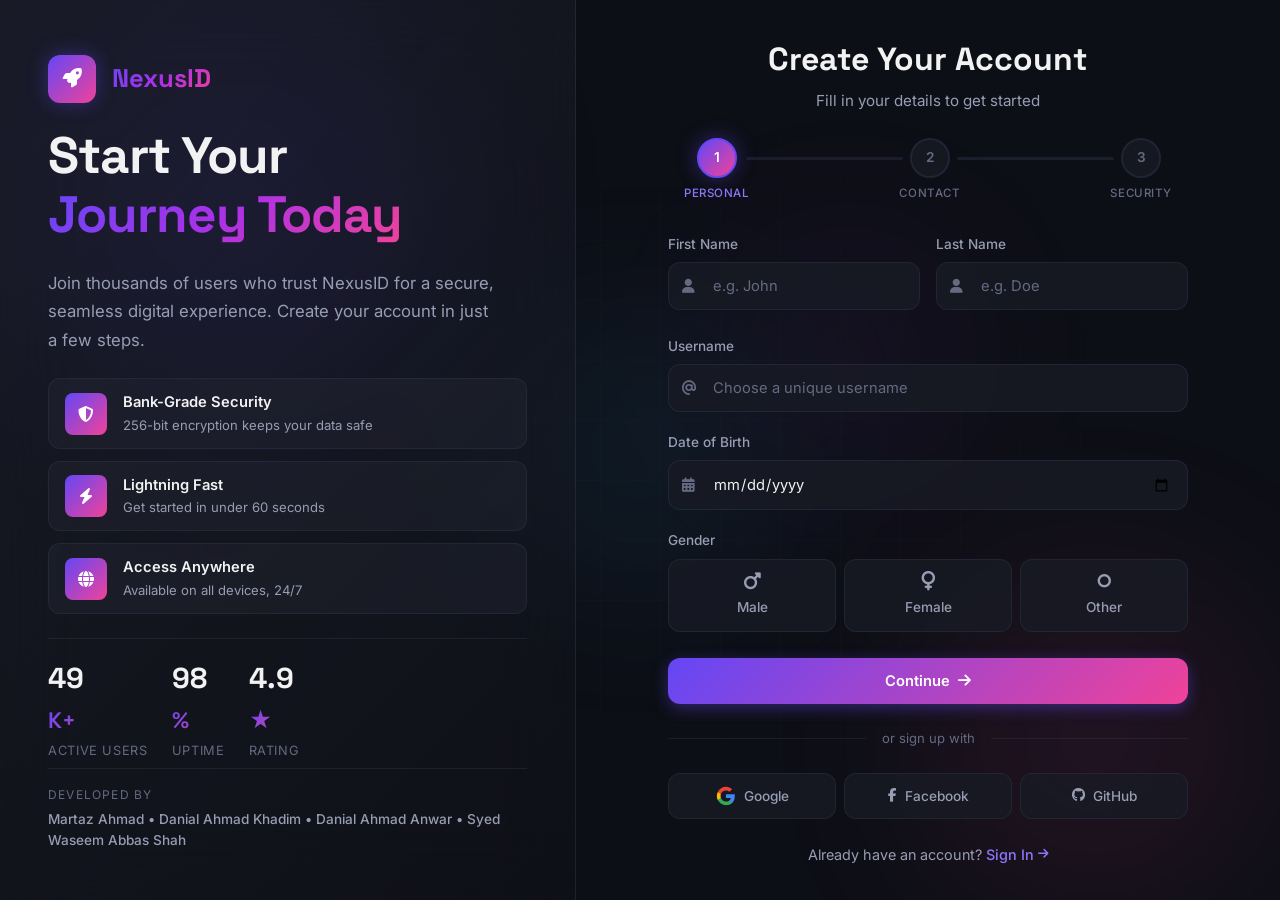
<file: index.html>
<!DOCTYPE html>
<html lang="en">
<head>
    <meta charset="UTF-8">
    <meta name="viewport" content="width=device-width, initial-scale=1.0">
    <meta name="description" content="Create your account — Join us today and get started with a seamless experience.">
    <title>Create Your Account | Sign Up</title>
    <link rel="preconnect" href="https://fonts.googleapis.com">
    <link rel="preconnect" href="https://fonts.gstatic.com" crossorigin>
    <link href="https://fonts.googleapis.com/css2?family=Inter:wght@300;400;500;600;700;800&family=Space+Grotesk:wght@400;500;600;700&display=swap" rel="stylesheet">
    <link rel="stylesheet" href="https://cdnjs.cloudflare.com/ajax/libs/font-awesome/6.5.1/css/all.min.css">
    <link rel="stylesheet" href="styles.css">
</head>
<body>
    <!-- Animated Background -->
    <div class="bg-animation">
        <div class="bg-gradient-orb orb-1"></div>
        <div class="bg-gradient-orb orb-2"></div>
        <div class="bg-gradient-orb orb-3"></div>
        <div class="bg-gradient-orb orb-4"></div>
        <div class="grid-overlay"></div>
    </div>

    <!-- Floating Particles -->
    <div class="particles" id="particles"></div>

    <div class="page-wrapper">
        <!-- Left Panel — Branding -->
        <aside class="brand-panel">
            <div class="brand-content">
                <div class="brand-logo">
                    <div class="logo-icon">
                        <i class="fas fa-rocket"></i>
                    </div>
                    <span class="logo-text">NexusID</span>
                </div>
                <h1 class="brand-headline">Start Your<br><span class="gradient-text">Journey Today</span></h1>
                <p class="brand-description">Join thousands of users who trust NexusID for a secure, seamless digital experience. Create your account in just a few steps.</p>
                
                <div class="features-list">
                    <div class="feature-item" style="--delay: 0.1s">
                        <div class="feature-icon"><i class="fas fa-shield-halved"></i></div>
                        <div class="feature-text">
                            <strong>Bank-Grade Security</strong>
                            <span>256-bit encryption keeps your data safe</span>
                        </div>
                    </div>
                    <div class="feature-item" style="--delay: 0.2s">
                        <div class="feature-icon"><i class="fas fa-bolt"></i></div>
                        <div class="feature-text">
                            <strong>Lightning Fast</strong>
                            <span>Get started in under 60 seconds</span>
                        </div>
                    </div>
                    <div class="feature-item" style="--delay: 0.3s">
                        <div class="feature-icon"><i class="fas fa-globe"></i></div>
                        <div class="feature-text">
                            <strong>Access Anywhere</strong>
                            <span>Available on all devices, 24/7</span>
                        </div>
                    </div>
                </div>

                <div class="brand-stats">
                    <div class="stat-item">
                        <span class="stat-number" data-target="50">0</span><span class="stat-suffix">K+</span>
                        <span class="stat-label">Active Users</span>
                    </div>
                    <div class="stat-item">
                        <span class="stat-number" data-target="99">0</span><span class="stat-suffix">%</span>
                        <span class="stat-label">Uptime</span>
                    </div>
                    <div class="stat-item">
                        <span class="stat-number" data-target="4.9">0</span><span class="stat-suffix">★</span>
                        <span class="stat-label">Rating</span>
                    </div>
                </div>
            </div>

            <div class="brand-footer">
                <p class="team-credit">
                    <span class="team-label">Developed by</span>
                    <span class="team-members">Martaz Ahmad &bull; Danial Ahmad Khadim &bull; Danial Ahmad Anwar &bull; Syed Waseem Abbas Shah</span>
                </p>
            </div>
        </aside>

        <!-- Right Panel — Sign Up Form -->
        <main class="form-panel">
            <div class="form-container">
                <div class="form-header">
                    <div class="mobile-logo">
                        <div class="logo-icon"><i class="fas fa-rocket"></i></div>
                        <span class="logo-text">NexusID</span>
                    </div>
                    <h2 class="form-title">Create Your Account</h2>
                    <p class="form-subtitle">Fill in your details to get started</p>
                </div>

                <!-- Progress Steps -->
                <div class="progress-bar" id="progressBar">
                    <div class="progress-step active" data-step="1">
                        <div class="step-circle"><span>1</span></div>
                        <span class="step-label">Personal</span>
                    </div>
                    <div class="progress-line"><div class="progress-fill" id="progressFill1"></div></div>
                    <div class="progress-step" data-step="2">
                        <div class="step-circle"><span>2</span></div>
                        <span class="step-label">Contact</span>
                    </div>
                    <div class="progress-line"><div class="progress-fill" id="progressFill2"></div></div>
                    <div class="progress-step" data-step="3">
                        <div class="step-circle"><span>3</span></div>
                        <span class="step-label">Security</span>
                    </div>
                </div>

                <form id="signupForm" novalidate>
                    <!-- Step 1: Personal Info -->
                    <div class="form-step active" id="step1">
                        <div class="input-row">
                            <div class="input-group" id="group-firstName">
                                <label for="firstName">First Name</label>
                                <div class="input-wrapper">
                                    <i class="fas fa-user input-icon"></i>
                                    <input type="text" id="firstName" name="firstName" placeholder="e.g. John" required autocomplete="given-name">
                                    <span class="input-focus-border"></span>
                                </div>
                                <span class="error-message" id="error-firstName"></span>
                            </div>
                            <div class="input-group" id="group-lastName">
                                <label for="lastName">Last Name</label>
                                <div class="input-wrapper">
                                    <i class="fas fa-user input-icon"></i>
                                    <input type="text" id="lastName" name="lastName" placeholder="e.g. Doe" required autocomplete="family-name">
                                    <span class="input-focus-border"></span>
                                </div>
                                <span class="error-message" id="error-lastName"></span>
                            </div>
                        </div>

                        <div class="input-group" id="group-username">
                            <label for="username">Username</label>
                            <div class="input-wrapper">
                                <i class="fas fa-at input-icon"></i>
                                <input type="text" id="username" name="username" placeholder="Choose a unique username" required autocomplete="username">
                                <span class="input-focus-border"></span>
                                <span class="availability-indicator" id="usernameAvailability"></span>
                            </div>
                            <span class="error-message" id="error-username"></span>
                        </div>

                        <div class="input-group" id="group-dob">
                            <label for="dob">Date of Birth</label>
                            <div class="input-wrapper">
                                <i class="fas fa-calendar-days input-icon"></i>
                                <input type="date" id="dob" name="dob" required>
                                <span class="input-focus-border"></span>
                            </div>
                            <span class="error-message" id="error-dob"></span>
                        </div>

                        <div class="input-group" id="group-gender">
                            <label>Gender</label>
                            <div class="radio-group">
                                <label class="radio-card" for="male">
                                    <input type="radio" id="male" name="gender" value="male" required>
                                    <div class="radio-card-content">
                                        <i class="fas fa-mars"></i>
                                        <span>Male</span>
                                    </div>
                                </label>
                                <label class="radio-card" for="female">
                                    <input type="radio" id="female" name="gender" value="female">
                                    <div class="radio-card-content">
                                        <i class="fas fa-venus"></i>
                                        <span>Female</span>
                                    </div>
                                </label>
                                <label class="radio-card" for="other">
                                    <input type="radio" id="other" name="gender" value="other">
                                    <div class="radio-card-content">
                                        <i class="fas fa-genderless"></i>
                                        <span>Other</span>
                                    </div>
                                </label>
                            </div>
                            <span class="error-message" id="error-gender"></span>
                        </div>

                        <button type="button" class="btn btn-primary btn-next" onclick="nextStep(1)">
                            <span>Continue</span>
                            <i class="fas fa-arrow-right"></i>
                        </button>
                    </div>

                    <!-- Step 2: Contact Info -->
                    <div class="form-step" id="step2">
                        <div class="input-group" id="group-email">
                            <label for="email">Email Address</label>
                            <div class="input-wrapper">
                                <i class="fas fa-envelope input-icon"></i>
                                <input type="email" id="email" name="email" placeholder="you@example.com" required autocomplete="email">
                                <span class="input-focus-border"></span>
                            </div>
                            <span class="error-message" id="error-email"></span>
                        </div>

                        <div class="input-group" id="group-phone">
                            <label for="phone">Phone Number</label>
                            <div class="input-wrapper">
                                <i class="fas fa-phone input-icon"></i>
                                <input type="tel" id="phone" name="phone" placeholder="+92 300 1234567" autocomplete="tel">
                                <span class="input-focus-border"></span>
                            </div>
                            <span class="error-message" id="error-phone"></span>
                        </div>

                        <div class="input-group" id="group-country">
                            <label for="country">Country</label>
                            <div class="input-wrapper">
                                <i class="fas fa-earth-americas input-icon"></i>
                                <select id="country" name="country" required>
                                    <option value="" disabled selected>Select your country</option>
                                    <option value="PK">Pakistan</option>
                                    <option value="US">United States</option>
                                    <option value="UK">United Kingdom</option>
                                    <option value="CA">Canada</option>
                                    <option value="AU">Australia</option>
                                    <option value="IN">India</option>
                                    <option value="AE">UAE</option>
                                    <option value="SA">Saudi Arabia</option>
                                    <option value="DE">Germany</option>
                                    <option value="FR">France</option>
                                    <option value="CN">China</option>
                                    <option value="JP">Japan</option>
                                    <option value="other">Other</option>
                                </select>
                                <span class="input-focus-border"></span>
                            </div>
                            <span class="error-message" id="error-country"></span>
                        </div>

                        <div class="input-group" id="group-address">
                            <label for="address">Address <span class="optional-tag">Optional</span></label>
                            <div class="input-wrapper textarea-wrapper">
                                <i class="fas fa-location-dot input-icon"></i>
                                <textarea id="address" name="address" placeholder="Enter your full address" rows="3" autocomplete="street-address"></textarea>
                                <span class="input-focus-border"></span>
                            </div>
                        </div>

                        <div class="btn-row">
                            <button type="button" class="btn btn-secondary btn-back" onclick="prevStep(2)">
                                <i class="fas fa-arrow-left"></i>
                                <span>Back</span>
                            </button>
                            <button type="button" class="btn btn-primary btn-next" onclick="nextStep(2)">
                                <span>Continue</span>
                                <i class="fas fa-arrow-right"></i>
                            </button>
                        </div>
                    </div>

                    <!-- Step 3: Security -->
                    <div class="form-step" id="step3">
                        <div class="input-group" id="group-password">
                            <label for="password">Password</label>
                            <div class="input-wrapper">
                                <i class="fas fa-lock input-icon"></i>
                                <input type="password" id="password" name="password" placeholder="Create a strong password" required autocomplete="new-password">
                                <button type="button" class="toggle-password" onclick="togglePassword('password', this)" aria-label="Toggle password visibility">
                                    <i class="fas fa-eye"></i>
                                </button>
                                <span class="input-focus-border"></span>
                            </div>
                            <span class="error-message" id="error-password"></span>
                            <!-- Password Strength Meter -->
                            <div class="password-strength" id="passwordStrength">
                                <div class="strength-bars">
                                    <div class="strength-bar"></div>
                                    <div class="strength-bar"></div>
                                    <div class="strength-bar"></div>
                                    <div class="strength-bar"></div>
                                </div>
                                <span class="strength-text" id="strengthText">Password Strength</span>
                            </div>
                            <div class="password-requirements">
                                <div class="requirement" id="req-length"><i class="fas fa-circle"></i> At least 8 characters</div>
                                <div class="requirement" id="req-upper"><i class="fas fa-circle"></i> One uppercase letter</div>
                                <div class="requirement" id="req-lower"><i class="fas fa-circle"></i> One lowercase letter</div>
                                <div class="requirement" id="req-number"><i class="fas fa-circle"></i> One number</div>
                                <div class="requirement" id="req-special"><i class="fas fa-circle"></i> One special character</div>
                            </div>
                        </div>

                        <div class="input-group" id="group-confirmPassword">
                            <label for="confirmPassword">Confirm Password</label>
                            <div class="input-wrapper">
                                <i class="fas fa-lock input-icon"></i>
                                <input type="password" id="confirmPassword" name="confirmPassword" placeholder="Confirm your password" required autocomplete="new-password">
                                <button type="button" class="toggle-password" onclick="togglePassword('confirmPassword', this)" aria-label="Toggle password visibility">
                                    <i class="fas fa-eye"></i>
                                </button>
                                <span class="input-focus-border"></span>
                            </div>
                            <span class="error-message" id="error-confirmPassword"></span>
                        </div>

                        <div class="input-group checkbox-group" id="group-terms">
                            <label class="checkbox-label" for="terms">
                                <input type="checkbox" id="terms" name="terms" required>
                                <span class="checkbox-custom"><i class="fas fa-check"></i></span>
                                <span class="checkbox-text">I agree to the <a href="#" class="link">Terms of Service</a> and <a href="#" class="link">Privacy Policy</a></span>
                            </label>
                            <span class="error-message" id="error-terms"></span>
                        </div>

                        <div class="input-group checkbox-group">
                            <label class="checkbox-label" for="newsletter">
                                <input type="checkbox" id="newsletter" name="newsletter">
                                <span class="checkbox-custom"><i class="fas fa-check"></i></span>
                                <span class="checkbox-text">Send me updates, tips, and special offers via email</span>
                            </label>
                        </div>

                        <div class="btn-row">
                            <button type="button" class="btn btn-secondary btn-back" onclick="prevStep(3)">
                                <i class="fas fa-arrow-left"></i>
                                <span>Back</span>
                            </button>
                            <button type="submit" class="btn btn-primary btn-submit" id="submitBtn">
                                <span class="btn-text">Create Account</span>
                                <span class="btn-loader"><i class="fas fa-circle-notch fa-spin"></i></span>
                                <i class="fas fa-user-plus btn-icon"></i>
                            </button>
                        </div>
                    </div>
                </form>

                <!-- Social Sign Up -->
                <div class="social-divider" id="socialDivider">
                    <span>or sign up with</span>
                </div>
                <div class="social-buttons" id="socialButtons">
                    <button class="btn-social btn-google" id="btnGoogleSignup" type="button">
                        <svg viewBox="0 0 24 24" width="20" height="20"><path fill="#4285F4" d="M22.56 12.25c0-.78-.07-1.53-.2-2.25H12v4.26h5.92a5.06 5.06 0 0 1-2.2 3.32v2.77h3.57c2.08-1.92 3.28-4.74 3.28-8.1z"/><path fill="#34A853" d="M12 23c2.97 0 5.46-.98 7.28-2.66l-3.57-2.77c-.98.66-2.23 1.06-3.71 1.06-2.86 0-5.29-1.93-6.16-4.53H2.18v2.84C3.99 20.53 7.7 23 12 23z"/><path fill="#FBBC05" d="M5.84 14.09c-.22-.66-.35-1.36-.35-2.09s.13-1.43.35-2.09V7.07H2.18C1.43 8.55 1 10.22 1 12s.43 3.45 1.18 4.93l2.85-2.22.81-.62z"/><path fill="#EA4335" d="M12 5.38c1.62 0 3.06.56 4.21 1.64l3.15-3.15C17.45 2.09 14.97 1 12 1 7.7 1 3.99 3.47 2.18 7.07l3.66 2.84c.87-2.6 3.3-4.53 6.16-4.53z"/></svg>
                        <span>Google</span>
                    </button>
                    <button class="btn-social btn-facebook" id="btnFacebookSignup" type="button">
                        <i class="fab fa-facebook-f"></i>
                        <span>Facebook</span>
                    </button>
                    <button class="btn-social btn-github" id="btnGithubSignup" type="button">
                        <i class="fab fa-github"></i>
                        <span>GitHub</span>
                    </button>
                </div>

                <p class="form-footer" id="formFooter">
                    Already have an account? <a href="login.html" class="link">Sign In <i class="fas fa-arrow-right"></i></a>
                </p>
            </div>
        </main>
    </div>

    <!-- Success Modal -->
    <div class="modal-overlay" id="successModal">
        <div class="modal-content">
            <div class="success-animation">
                <div class="success-checkmark">
                    <svg viewBox="0 0 52 52">
                        <circle cx="26" cy="26" r="25" fill="none"/>
                        <path fill="none" d="M14.1 27.2l7.1 7.2 16.7-16.8"/>
                    </svg>
                </div>
            </div>
            <h3>Account Created!</h3>
            <p>Welcome aboard! Your account has been successfully created.</p>
            <a href="login.html" class="btn btn-primary">
                <span>Continue to Login</span>
                <i class="fas fa-arrow-right"></i>
            </a>
        </div>
    </div>

    <script src="script.js"></script>
</body>
</html>
</file>
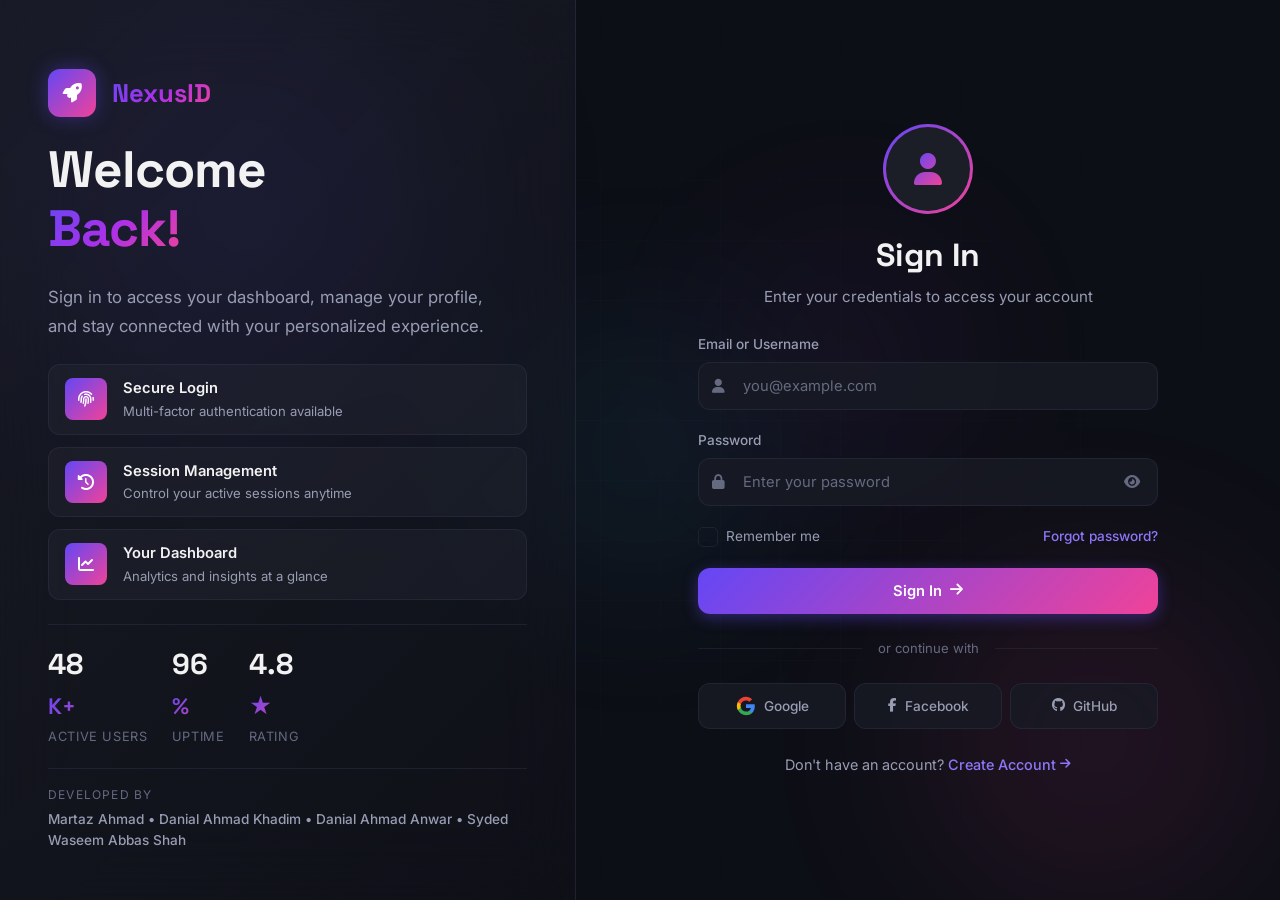
<file: login.html>
<!DOCTYPE html>
<html lang="en">
<head>
    <meta charset="UTF-8">
    <meta name="viewport" content="width=device-width, initial-scale=1.0">
    <meta name="description" content="Login to your NexusID account — Secure authentication for your digital identity.">
    <title>Login | NexusID</title>
    <link rel="preconnect" href="https://fonts.googleapis.com">
    <link rel="preconnect" href="https://fonts.gstatic.com" crossorigin>
    <link href="https://fonts.googleapis.com/css2?family=Inter:wght@300;400;500;600;700;800&family=Space+Grotesk:wght@400;500;600;700&display=swap" rel="stylesheet">
    <link rel="stylesheet" href="https://cdnjs.cloudflare.com/ajax/libs/font-awesome/6.5.1/css/all.min.css">
    <link rel="stylesheet" href="styles.css">
</head>
<body class="login-page">
    <!-- Animated Background -->
    <div class="bg-animation">
        <div class="bg-gradient-orb orb-1"></div>
        <div class="bg-gradient-orb orb-2"></div>
        <div class="bg-gradient-orb orb-3"></div>
        <div class="bg-gradient-orb orb-4"></div>
        <div class="grid-overlay"></div>
    </div>

    <!-- Floating Particles -->
    <div class="particles" id="particles"></div>

    <div class="page-wrapper">
        <!-- Left Panel — Branding -->
        <aside class="brand-panel">
            <div class="brand-content">
                <div class="brand-logo">
                    <div class="logo-icon">
                        <i class="fas fa-rocket"></i>
                    </div>
                    <span class="logo-text">NexusID</span>
                </div>
                <h1 class="brand-headline">Welcome<br><span class="gradient-text">Back!</span></h1>
                <p class="brand-description">Sign in to access your dashboard, manage your profile, and stay connected with your personalized experience.</p>
                
                <div class="features-list">
                    <div class="feature-item" style="--delay: 0.1s">
                        <div class="feature-icon"><i class="fas fa-fingerprint"></i></div>
                        <div class="feature-text">
                            <strong>Secure Login</strong>
                            <span>Multi-factor authentication available</span>
                        </div>
                    </div>
                    <div class="feature-item" style="--delay: 0.2s">
                        <div class="feature-icon"><i class="fas fa-clock-rotate-left"></i></div>
                        <div class="feature-text">
                            <strong>Session Management</strong>
                            <span>Control your active sessions anytime</span>
                        </div>
                    </div>
                    <div class="feature-item" style="--delay: 0.3s">
                        <div class="feature-icon"><i class="fas fa-chart-line"></i></div>
                        <div class="feature-text">
                            <strong>Your Dashboard</strong>
                            <span>Analytics and insights at a glance</span>
                        </div>
                    </div>
                </div>

                <div class="brand-stats">
                    <div class="stat-item">
                        <span class="stat-number" data-target="50">0</span><span class="stat-suffix">K+</span>
                        <span class="stat-label">Active Users</span>
                    </div>
                    <div class="stat-item">
                        <span class="stat-number" data-target="99">0</span><span class="stat-suffix">%</span>
                        <span class="stat-label">Uptime</span>
                    </div>
                    <div class="stat-item">
                        <span class="stat-number" data-target="4.9">0</span><span class="stat-suffix">★</span>
                        <span class="stat-label">Rating</span>
                    </div>
                </div>
            </div>

            <div class="brand-footer">
                <p class="team-credit">
                    <span class="team-label">Developed by</span>
                    <span class="team-members">Martaz Ahmad &bull; Danial Ahmad Khadim &bull; Danial Ahmad Anwar &bull; Syded Waseem Abbas Shah</span>
                </p>
            </div>
        </aside>

        <!-- Right Panel — Login Form -->
        <main class="form-panel">
            <div class="form-container login-container">
                <div class="form-header">
                    <div class="mobile-logo">
                        <div class="logo-icon"><i class="fas fa-rocket"></i></div>
                        <span class="logo-text">NexusID</span>
                    </div>
                    <div class="login-avatar">
                        <div class="avatar-ring">
                            <div class="avatar-circle">
                                <i class="fas fa-user"></i>
                            </div>
                        </div>
                    </div>
                    <h2 class="form-title">Sign In</h2>
                    <p class="form-subtitle">Enter your credentials to access your account</p>
                </div>

                <form id="loginForm" novalidate>
                    <div class="input-group" id="group-loginEmail">
                        <label for="loginEmail">Email or Username</label>
                        <div class="input-wrapper">
                            <i class="fas fa-user input-icon"></i>
                            <input type="text" id="loginEmail" name="loginEmail" placeholder="you@example.com" required autocomplete="username">
                            <span class="input-focus-border"></span>
                        </div>
                        <span class="error-message" id="error-loginEmail"></span>
                    </div>

                    <div class="input-group" id="group-loginPassword">
                        <label for="loginPassword">Password</label>
                        <div class="input-wrapper">
                            <i class="fas fa-lock input-icon"></i>
                            <input type="password" id="loginPassword" name="loginPassword" placeholder="Enter your password" required autocomplete="current-password">
                            <button type="button" class="toggle-password" onclick="togglePassword('loginPassword', this)" aria-label="Toggle password visibility">
                                <i class="fas fa-eye"></i>
                            </button>
                            <span class="input-focus-border"></span>
                        </div>
                        <span class="error-message" id="error-loginPassword"></span>
                    </div>

                    <div class="form-options">
                        <label class="checkbox-label remember-me" for="rememberMe">
                            <input type="checkbox" id="rememberMe" name="rememberMe">
                            <span class="checkbox-custom"><i class="fas fa-check"></i></span>
                            <span class="checkbox-text">Remember me</span>
                        </label>
                        <a href="#" class="link forgot-link" id="forgotPasswordLink">Forgot password?</a>
                    </div>

                    <button type="submit" class="btn btn-primary btn-submit btn-login" id="loginBtn">
                        <span class="btn-text">Sign In</span>
                        <span class="btn-loader"><i class="fas fa-circle-notch fa-spin"></i></span>
                        <i class="fas fa-arrow-right btn-icon"></i>
                    </button>
                </form>

                <!-- Social Login -->
                <div class="social-divider">
                    <span>or continue with</span>
                </div>
                <div class="social-buttons">
                    <button class="btn-social btn-google" id="btnGoogleLogin" type="button">
                        <svg viewBox="0 0 24 24" width="20" height="20"><path fill="#4285F4" d="M22.56 12.25c0-.78-.07-1.53-.2-2.25H12v4.26h5.92a5.06 5.06 0 0 1-2.2 3.32v2.77h3.57c2.08-1.92 3.28-4.74 3.28-8.1z"/><path fill="#34A853" d="M12 23c2.97 0 5.46-.98 7.28-2.66l-3.57-2.77c-.98.66-2.23 1.06-3.71 1.06-2.86 0-5.29-1.93-6.16-4.53H2.18v2.84C3.99 20.53 7.7 23 12 23z"/><path fill="#FBBC05" d="M5.84 14.09c-.22-.66-.35-1.36-.35-2.09s.13-1.43.35-2.09V7.07H2.18C1.43 8.55 1 10.22 1 12s.43 3.45 1.18 4.93l2.85-2.22.81-.62z"/><path fill="#EA4335" d="M12 5.38c1.62 0 3.06.56 4.21 1.64l3.15-3.15C17.45 2.09 14.97 1 12 1 7.7 1 3.99 3.47 2.18 7.07l3.66 2.84c.87-2.6 3.3-4.53 6.16-4.53z"/></svg>
                        <span>Google</span>
                    </button>
                    <button class="btn-social btn-facebook" id="btnFacebookLogin" type="button">
                        <i class="fab fa-facebook-f"></i>
                        <span>Facebook</span>
                    </button>
                    <button class="btn-social btn-github" id="btnGithubLogin" type="button">
                        <i class="fab fa-github"></i>
                        <span>GitHub</span>
                    </button>
                </div>

                <p class="form-footer">
                    Don't have an account? <a href="signup.html" class="link">Create Account <i class="fas fa-arrow-right"></i></a>
                </p>
            </div>
        </main>
    </div>

    <!-- Forgot Password Modal -->
    <div class="modal-overlay" id="forgotModal">
        <div class="modal-content forgot-modal">
            <button class="modal-close" id="closeForgotModal" type="button"><i class="fas fa-xmark"></i></button>
            <div class="modal-icon">
                <i class="fas fa-key"></i>
            </div>
            <h3>Reset Password</h3>
            <p>Enter your email address and we'll send you a link to reset your password.</p>
            <form id="forgotForm" novalidate>
                <div class="input-group" id="group-forgotEmail">
                    <div class="input-wrapper">
                        <i class="fas fa-envelope input-icon"></i>
                        <input type="email" id="forgotEmail" name="forgotEmail" placeholder="Enter your email" required>
                        <span class="input-focus-border"></span>
                    </div>
                    <span class="error-message" id="error-forgotEmail"></span>
                </div>
                <button type="submit" class="btn btn-primary" id="resetBtn">
                    <span class="btn-text">Send Reset Link</span>
                    <span class="btn-loader"><i class="fas fa-circle-notch fa-spin"></i></span>
                    <i class="fas fa-paper-plane btn-icon"></i>
                </button>
            </form>
        </div>
    </div>

    <!-- Login Success Toast -->
    <div class="toast" id="loginToast">
        <div class="toast-icon"><i class="fas fa-check-circle"></i></div>
        <div class="toast-content">
            <strong>Login Successful!</strong>
            <span>Redirecting to your dashboard...</span>
        </div>
        <div class="toast-progress"></div>
    </div>

    <script src="script.js"></script>
</body>
</html>
</file>
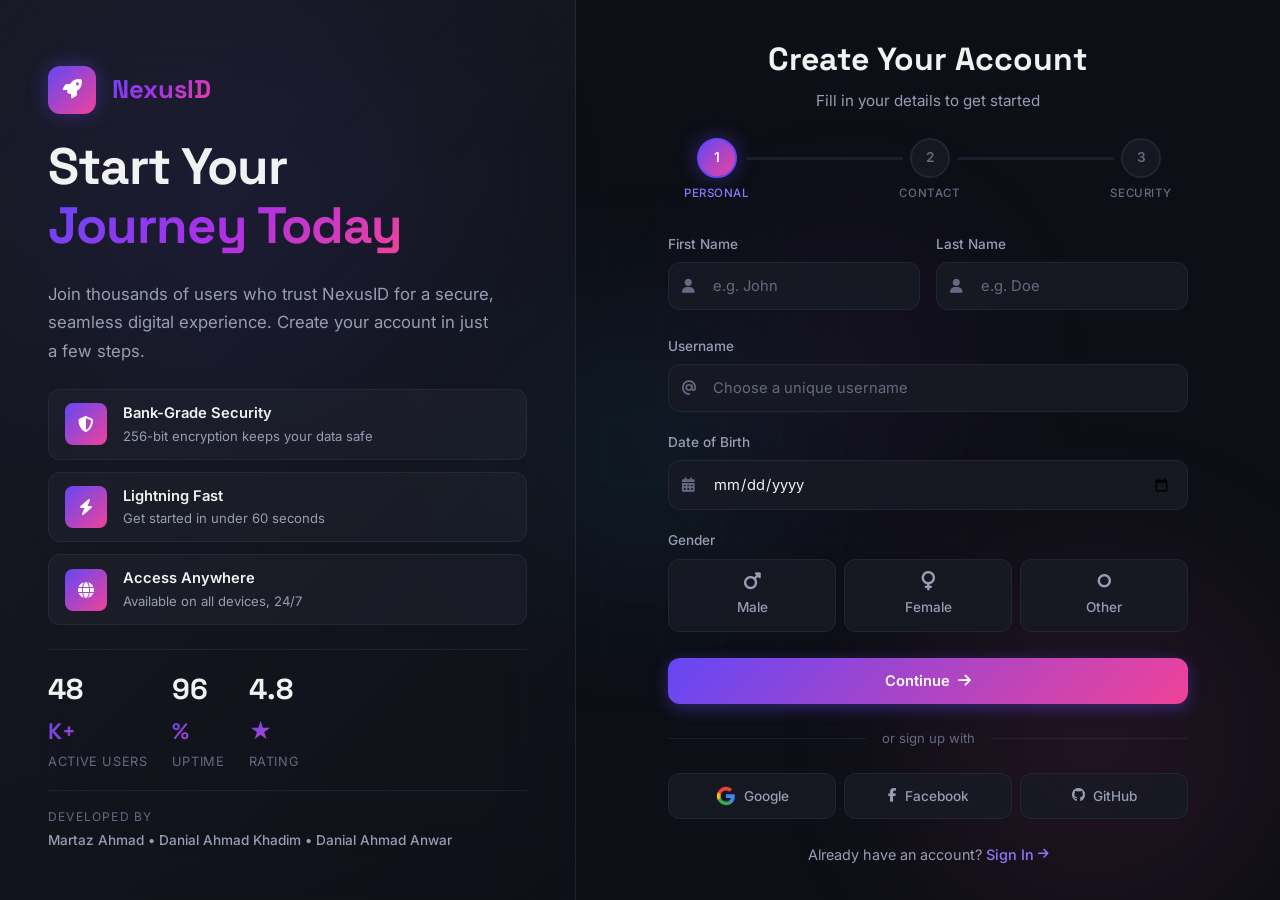
<file: signup.html>
<!DOCTYPE html>
<html lang="en">
<head>
    <meta charset="UTF-8">
    <meta name="viewport" content="width=device-width, initial-scale=1.0">
    <meta name="description" content="Create your account — Join us today and get started with a seamless experience.">
    <title>Create Your Account | Sign Up</title>
    <link rel="preconnect" href="https://fonts.googleapis.com">
    <link rel="preconnect" href="https://fonts.gstatic.com" crossorigin>
    <link href="https://fonts.googleapis.com/css2?family=Inter:wght@300;400;500;600;700;800&family=Space+Grotesk:wght@400;500;600;700&display=swap" rel="stylesheet">
    <link rel="stylesheet" href="https://cdnjs.cloudflare.com/ajax/libs/font-awesome/6.5.1/css/all.min.css">
    <link rel="stylesheet" href="styles.css">
</head>
<body>
    <!-- Animated Background -->
    <div class="bg-animation">
        <div class="bg-gradient-orb orb-1"></div>
        <div class="bg-gradient-orb orb-2"></div>
        <div class="bg-gradient-orb orb-3"></div>
        <div class="bg-gradient-orb orb-4"></div>
        <div class="grid-overlay"></div>
    </div>

    <!-- Floating Particles -->
    <div class="particles" id="particles"></div>

    <div class="page-wrapper">
        <!-- Left Panel — Branding -->
        <aside class="brand-panel">
            <div class="brand-content">
                <div class="brand-logo">
                    <div class="logo-icon">
                        <i class="fas fa-rocket"></i>
                    </div>
                    <span class="logo-text">NexusID</span>
                </div>
                <h1 class="brand-headline">Start Your<br><span class="gradient-text">Journey Today</span></h1>
                <p class="brand-description">Join thousands of users who trust NexusID for a secure, seamless digital experience. Create your account in just a few steps.</p>
                
                <div class="features-list">
                    <div class="feature-item" style="--delay: 0.1s">
                        <div class="feature-icon"><i class="fas fa-shield-halved"></i></div>
                        <div class="feature-text">
                            <strong>Bank-Grade Security</strong>
                            <span>256-bit encryption keeps your data safe</span>
                        </div>
                    </div>
                    <div class="feature-item" style="--delay: 0.2s">
                        <div class="feature-icon"><i class="fas fa-bolt"></i></div>
                        <div class="feature-text">
                            <strong>Lightning Fast</strong>
                            <span>Get started in under 60 seconds</span>
                        </div>
                    </div>
                    <div class="feature-item" style="--delay: 0.3s">
                        <div class="feature-icon"><i class="fas fa-globe"></i></div>
                        <div class="feature-text">
                            <strong>Access Anywhere</strong>
                            <span>Available on all devices, 24/7</span>
                        </div>
                    </div>
                </div>

                <div class="brand-stats">
                    <div class="stat-item">
                        <span class="stat-number" data-target="50">0</span><span class="stat-suffix">K+</span>
                        <span class="stat-label">Active Users</span>
                    </div>
                    <div class="stat-item">
                        <span class="stat-number" data-target="99">0</span><span class="stat-suffix">%</span>
                        <span class="stat-label">Uptime</span>
                    </div>
                    <div class="stat-item">
                        <span class="stat-number" data-target="4.9">0</span><span class="stat-suffix">★</span>
                        <span class="stat-label">Rating</span>
                    </div>
                </div>
            </div>

            <div class="brand-footer">
                <p class="team-credit">
                    <span class="team-label">Developed by</span>
                    <span class="team-members">Martaz Ahmad &bull; Danial Ahmad Khadim &bull; Danial Ahmad Anwar</span>
                </p>
            </div>
        </aside>

        <!-- Right Panel — Sign Up Form -->
        <main class="form-panel">
            <div class="form-container">
                <div class="form-header">
                    <div class="mobile-logo">
                        <div class="logo-icon"><i class="fas fa-rocket"></i></div>
                        <span class="logo-text">NexusID</span>
                    </div>
                    <h2 class="form-title">Create Your Account</h2>
                    <p class="form-subtitle">Fill in your details to get started</p>
                </div>

                <!-- Progress Steps -->
                <div class="progress-bar" id="progressBar">
                    <div class="progress-step active" data-step="1">
                        <div class="step-circle"><span>1</span></div>
                        <span class="step-label">Personal</span>
                    </div>
                    <div class="progress-line"><div class="progress-fill" id="progressFill1"></div></div>
                    <div class="progress-step" data-step="2">
                        <div class="step-circle"><span>2</span></div>
                        <span class="step-label">Contact</span>
                    </div>
                    <div class="progress-line"><div class="progress-fill" id="progressFill2"></div></div>
                    <div class="progress-step" data-step="3">
                        <div class="step-circle"><span>3</span></div>
                        <span class="step-label">Security</span>
                    </div>
                </div>

                <form id="signupForm" novalidate>
                    <!-- Step 1: Personal Info -->
                    <div class="form-step active" id="step1">
                        <div class="input-row">
                            <div class="input-group" id="group-firstName">
                                <label for="firstName">First Name</label>
                                <div class="input-wrapper">
                                    <i class="fas fa-user input-icon"></i>
                                    <input type="text" id="firstName" name="firstName" placeholder="e.g. John" required autocomplete="given-name">
                                    <span class="input-focus-border"></span>
                                </div>
                                <span class="error-message" id="error-firstName"></span>
                            </div>
                            <div class="input-group" id="group-lastName">
                                <label for="lastName">Last Name</label>
                                <div class="input-wrapper">
                                    <i class="fas fa-user input-icon"></i>
                                    <input type="text" id="lastName" name="lastName" placeholder="e.g. Doe" required autocomplete="family-name">
                                    <span class="input-focus-border"></span>
                                </div>
                                <span class="error-message" id="error-lastName"></span>
                            </div>
                        </div>

                        <div class="input-group" id="group-username">
                            <label for="username">Username</label>
                            <div class="input-wrapper">
                                <i class="fas fa-at input-icon"></i>
                                <input type="text" id="username" name="username" placeholder="Choose a unique username" required autocomplete="username">
                                <span class="input-focus-border"></span>
                                <span class="availability-indicator" id="usernameAvailability"></span>
                            </div>
                            <span class="error-message" id="error-username"></span>
                        </div>

                        <div class="input-group" id="group-dob">
                            <label for="dob">Date of Birth</label>
                            <div class="input-wrapper">
                                <i class="fas fa-calendar-days input-icon"></i>
                                <input type="date" id="dob" name="dob" required>
                                <span class="input-focus-border"></span>
                            </div>
                            <span class="error-message" id="error-dob"></span>
                        </div>

                        <div class="input-group" id="group-gender">
                            <label>Gender</label>
                            <div class="radio-group">
                                <label class="radio-card" for="male">
                                    <input type="radio" id="male" name="gender" value="male" required>
                                    <div class="radio-card-content">
                                        <i class="fas fa-mars"></i>
                                        <span>Male</span>
                                    </div>
                                </label>
                                <label class="radio-card" for="female">
                                    <input type="radio" id="female" name="gender" value="female">
                                    <div class="radio-card-content">
                                        <i class="fas fa-venus"></i>
                                        <span>Female</span>
                                    </div>
                                </label>
                                <label class="radio-card" for="other">
                                    <input type="radio" id="other" name="gender" value="other">
                                    <div class="radio-card-content">
                                        <i class="fas fa-genderless"></i>
                                        <span>Other</span>
                                    </div>
                                </label>
                            </div>
                            <span class="error-message" id="error-gender"></span>
                        </div>

                        <button type="button" class="btn btn-primary btn-next" onclick="nextStep(1)">
                            <span>Continue</span>
                            <i class="fas fa-arrow-right"></i>
                        </button>
                    </div>

                    <!-- Step 2: Contact Info -->
                    <div class="form-step" id="step2">
                        <div class="input-group" id="group-email">
                            <label for="email">Email Address</label>
                            <div class="input-wrapper">
                                <i class="fas fa-envelope input-icon"></i>
                                <input type="email" id="email" name="email" placeholder="you@example.com" required autocomplete="email">
                                <span class="input-focus-border"></span>
                            </div>
                            <span class="error-message" id="error-email"></span>
                        </div>

                        <div class="input-group" id="group-phone">
                            <label for="phone">Phone Number</label>
                            <div class="input-wrapper">
                                <i class="fas fa-phone input-icon"></i>
                                <input type="tel" id="phone" name="phone" placeholder="+92 300 1234567" autocomplete="tel">
                                <span class="input-focus-border"></span>
                            </div>
                            <span class="error-message" id="error-phone"></span>
                        </div>

                        <div class="input-group" id="group-country">
                            <label for="country">Country</label>
                            <div class="input-wrapper">
                                <i class="fas fa-earth-americas input-icon"></i>
                                <select id="country" name="country" required>
                                    <option value="" disabled selected>Select your country</option>
                                    <option value="PK">Pakistan</option>
                                    <option value="US">United States</option>
                                    <option value="UK">United Kingdom</option>
                                    <option value="CA">Canada</option>
                                    <option value="AU">Australia</option>
                                    <option value="IN">India</option>
                                    <option value="AE">UAE</option>
                                    <option value="SA">Saudi Arabia</option>
                                    <option value="DE">Germany</option>
                                    <option value="FR">France</option>
                                    <option value="CN">China</option>
                                    <option value="JP">Japan</option>
                                    <option value="other">Other</option>
                                </select>
                                <span class="input-focus-border"></span>
                            </div>
                            <span class="error-message" id="error-country"></span>
                        </div>

                        <div class="input-group" id="group-address">
                            <label for="address">Address <span class="optional-tag">Optional</span></label>
                            <div class="input-wrapper textarea-wrapper">
                                <i class="fas fa-location-dot input-icon"></i>
                                <textarea id="address" name="address" placeholder="Enter your full address" rows="3" autocomplete="street-address"></textarea>
                                <span class="input-focus-border"></span>
                            </div>
                        </div>

                        <div class="btn-row">
                            <button type="button" class="btn btn-secondary btn-back" onclick="prevStep(2)">
                                <i class="fas fa-arrow-left"></i>
                                <span>Back</span>
                            </button>
                            <button type="button" class="btn btn-primary btn-next" onclick="nextStep(2)">
                                <span>Continue</span>
                                <i class="fas fa-arrow-right"></i>
                            </button>
                        </div>
                    </div>

                    <!-- Step 3: Security -->
                    <div class="form-step" id="step3">
                        <div class="input-group" id="group-password">
                            <label for="password">Password</label>
                            <div class="input-wrapper">
                                <i class="fas fa-lock input-icon"></i>
                                <input type="password" id="password" name="password" placeholder="Create a strong password" required autocomplete="new-password">
                                <button type="button" class="toggle-password" onclick="togglePassword('password', this)" aria-label="Toggle password visibility">
                                    <i class="fas fa-eye"></i>
                                </button>
                                <span class="input-focus-border"></span>
                            </div>
                            <span class="error-message" id="error-password"></span>
                            <!-- Password Strength Meter -->
                            <div class="password-strength" id="passwordStrength">
                                <div class="strength-bars">
                                    <div class="strength-bar"></div>
                                    <div class="strength-bar"></div>
                                    <div class="strength-bar"></div>
                                    <div class="strength-bar"></div>
                                </div>
                                <span class="strength-text" id="strengthText">Password Strength</span>
                            </div>
                            <div class="password-requirements">
                                <div class="requirement" id="req-length"><i class="fas fa-circle"></i> At least 8 characters</div>
                                <div class="requirement" id="req-upper"><i class="fas fa-circle"></i> One uppercase letter</div>
                                <div class="requirement" id="req-lower"><i class="fas fa-circle"></i> One lowercase letter</div>
                                <div class="requirement" id="req-number"><i class="fas fa-circle"></i> One number</div>
                                <div class="requirement" id="req-special"><i class="fas fa-circle"></i> One special character</div>
                            </div>
                        </div>

                        <div class="input-group" id="group-confirmPassword">
                            <label for="confirmPassword">Confirm Password</label>
                            <div class="input-wrapper">
                                <i class="fas fa-lock input-icon"></i>
                                <input type="password" id="confirmPassword" name="confirmPassword" placeholder="Confirm your password" required autocomplete="new-password">
                                <button type="button" class="toggle-password" onclick="togglePassword('confirmPassword', this)" aria-label="Toggle password visibility">
                                    <i class="fas fa-eye"></i>
                                </button>
                                <span class="input-focus-border"></span>
                            </div>
                            <span class="error-message" id="error-confirmPassword"></span>
                        </div>

                        <div class="input-group checkbox-group" id="group-terms">
                            <label class="checkbox-label" for="terms">
                                <input type="checkbox" id="terms" name="terms" required>
                                <span class="checkbox-custom"><i class="fas fa-check"></i></span>
                                <span class="checkbox-text">I agree to the <a href="#" class="link">Terms of Service</a> and <a href="#" class="link">Privacy Policy</a></span>
                            </label>
                            <span class="error-message" id="error-terms"></span>
                        </div>

                        <div class="input-group checkbox-group">
                            <label class="checkbox-label" for="newsletter">
                                <input type="checkbox" id="newsletter" name="newsletter">
                                <span class="checkbox-custom"><i class="fas fa-check"></i></span>
                                <span class="checkbox-text">Send me updates, tips, and special offers via email</span>
                            </label>
                        </div>

                        <div class="btn-row">
                            <button type="button" class="btn btn-secondary btn-back" onclick="prevStep(3)">
                                <i class="fas fa-arrow-left"></i>
                                <span>Back</span>
                            </button>
                            <button type="submit" class="btn btn-primary btn-submit" id="submitBtn">
                                <span class="btn-text">Create Account</span>
                                <span class="btn-loader"><i class="fas fa-circle-notch fa-spin"></i></span>
                                <i class="fas fa-user-plus btn-icon"></i>
                            </button>
                        </div>
                    </div>
                </form>

                <!-- Social Sign Up -->
                <div class="social-divider" id="socialDivider">
                    <span>or sign up with</span>
                </div>
                <div class="social-buttons" id="socialButtons">
                    <button class="btn-social btn-google" id="btnGoogleSignup" type="button">
                        <svg viewBox="0 0 24 24" width="20" height="20"><path fill="#4285F4" d="M22.56 12.25c0-.78-.07-1.53-.2-2.25H12v4.26h5.92a5.06 5.06 0 0 1-2.2 3.32v2.77h3.57c2.08-1.92 3.28-4.74 3.28-8.1z"/><path fill="#34A853" d="M12 23c2.97 0 5.46-.98 7.28-2.66l-3.57-2.77c-.98.66-2.23 1.06-3.71 1.06-2.86 0-5.29-1.93-6.16-4.53H2.18v2.84C3.99 20.53 7.7 23 12 23z"/><path fill="#FBBC05" d="M5.84 14.09c-.22-.66-.35-1.36-.35-2.09s.13-1.43.35-2.09V7.07H2.18C1.43 8.55 1 10.22 1 12s.43 3.45 1.18 4.93l2.85-2.22.81-.62z"/><path fill="#EA4335" d="M12 5.38c1.62 0 3.06.56 4.21 1.64l3.15-3.15C17.45 2.09 14.97 1 12 1 7.7 1 3.99 3.47 2.18 7.07l3.66 2.84c.87-2.6 3.3-4.53 6.16-4.53z"/></svg>
                        <span>Google</span>
                    </button>
                    <button class="btn-social btn-facebook" id="btnFacebookSignup" type="button">
                        <i class="fab fa-facebook-f"></i>
                        <span>Facebook</span>
                    </button>
                    <button class="btn-social btn-github" id="btnGithubSignup" type="button">
                        <i class="fab fa-github"></i>
                        <span>GitHub</span>
                    </button>
                </div>

                <p class="form-footer" id="formFooter">
                    Already have an account? <a href="login.html" class="link">Sign In <i class="fas fa-arrow-right"></i></a>
                </p>
            </div>
        </main>
    </div>

    <!-- Success Modal -->
    <div class="modal-overlay" id="successModal">
        <div class="modal-content">
            <div class="success-animation">
                <div class="success-checkmark">
                    <svg viewBox="0 0 52 52">
                        <circle cx="26" cy="26" r="25" fill="none"/>
                        <path fill="none" d="M14.1 27.2l7.1 7.2 16.7-16.8"/>
                    </svg>
                </div>
            </div>
            <h3>Account Created!</h3>
            <p>Welcome aboard! Your account has been successfully created.</p>
            <a href="login.html" class="btn btn-primary">
                <span>Continue to Login</span>
                <i class="fas fa-arrow-right"></i>
            </a>
        </div>
    </div>

    <script src="script.js"></script>
</body>
</html>
</file>
<file: styles.css>
/* ============================================
   NexusID — Premium Authentication Forms  
   Developed by: Martaz Ahmad, Danial Ahmad Khadim, Danial Ahmad Anwar
   ============================================ */

:root {
    --primary-hue: 250;
    --primary: hsl(var(--primary-hue), 90%, 62%);
    --primary-light: hsl(var(--primary-hue), 90%, 72%);
    --primary-dark: hsl(var(--primary-hue), 90%, 48%);
    --primary-glow: hsla(var(--primary-hue), 90%, 62%, 0.4);
    --accent-hue: 330;
    --accent: hsl(var(--accent-hue), 85%, 60%);
    --bg-primary: hsl(230, 25%, 7%);
    --bg-elevated: hsl(230, 18%, 13%);
    --bg-input: hsla(230, 20%, 12%, 0.8);
    --bg-input-focus: hsla(230, 20%, 14%, 0.95);
    --border-subtle: hsla(230, 20%, 30%, 0.3);
    --border-focus: hsla(var(--primary-hue), 90%, 62%, 0.6);
    --border-hover: hsla(230, 20%, 40%, 0.5);
    --text-primary: hsl(0, 0%, 95%);
    --text-secondary: hsl(230, 15%, 65%);
    --text-muted: hsl(230, 12%, 45%);
    --success: hsl(150, 75%, 50%);
    --error: hsl(0, 80%, 60%);
    --warning: hsl(40, 90%, 55%);
    --gradient-primary: linear-gradient(135deg, var(--primary), var(--accent));
    --gradient-brand: linear-gradient(135deg, hsl(250, 90%, 62%), hsl(280, 80%, 55%), hsl(330, 85%, 60%));
    --gradient-glass: linear-gradient(135deg, hsla(230, 18%, 20%, 0.4), hsla(230, 18%, 10%, 0.2));
    --font-primary: 'Inter', -apple-system, sans-serif;
    --font-display: 'Space Grotesk', 'Inter', sans-serif;
    --radius-sm: 8px;
    --radius-md: 12px;
    --radius-lg: 16px;
    --radius-xl: 20px;
    --shadow-input: 0 0 0 3px hsla(var(--primary-hue), 90%, 62%, 0.15);
    --transition-fast: 150ms cubic-bezier(0.4, 0, 0.2, 1);
    --transition-base: 250ms cubic-bezier(0.4, 0, 0.2, 1);
    --transition-smooth: 400ms cubic-bezier(0.16, 1, 0.3, 1);
    --transition-spring: 500ms cubic-bezier(0.34, 1.56, 0.64, 1);
}

*, *::before, *::after { margin:0; padding:0; box-sizing:border-box; }
html { font-size:16px; scroll-behavior:smooth; -webkit-font-smoothing:antialiased; }
body { font-family:var(--font-primary); background:var(--bg-primary); color:var(--text-primary); min-height:100vh; overflow-x:hidden; line-height:1.6; }
a { text-decoration:none; color:inherit; }
button { cursor:pointer; border:none; background:none; font-family:inherit; }
input, select, textarea { font-family:inherit; font-size:inherit; outline:none; border:none; }
::selection { background:var(--primary); color:white; }

/* === Animated Background === */
.bg-animation { position:fixed; inset:0; z-index:0; overflow:hidden; pointer-events:none; }
.bg-gradient-orb { position:absolute; border-radius:50%; filter:blur(80px); opacity:0.35; animation:orbFloat 20s ease-in-out infinite; }
.orb-1 { width:600px; height:600px; background:radial-gradient(circle, hsla(250,90%,62%,0.5), transparent 70%); top:-10%; left:-5%; }
.orb-2 { width:500px; height:500px; background:radial-gradient(circle, hsla(330,85%,60%,0.4), transparent 70%); bottom:-10%; right:-5%; animation-delay:-5s; animation-duration:25s; }
.orb-3 { width:400px; height:400px; background:radial-gradient(circle, hsla(200,80%,55%,0.35), transparent 70%); top:50%; left:50%; transform:translate(-50%,-50%); animation-delay:-10s; animation-duration:30s; }
.orb-4 { width:350px; height:350px; background:radial-gradient(circle, hsla(280,80%,55%,0.3), transparent 70%); top:20%; right:20%; animation-delay:-15s; animation-duration:22s; }
@keyframes orbFloat { 0%,100%{transform:translate(0,0) scale(1)} 25%{transform:translate(50px,-60px) scale(1.1)} 50%{transform:translate(-30px,40px) scale(0.95)} 75%{transform:translate(40px,20px) scale(1.05)} }
.grid-overlay { position:absolute; inset:0; background-image:linear-gradient(hsla(230,20%,30%,0.06) 1px, transparent 1px),linear-gradient(90deg, hsla(230,20%,30%,0.06) 1px, transparent 1px); background-size:60px 60px; mask-image:radial-gradient(ellipse at center, black 20%, transparent 70%); -webkit-mask-image:radial-gradient(ellipse at center, black 20%, transparent 70%); }
.particles { position:fixed; inset:0; z-index:0; pointer-events:none; overflow:hidden; }
.particle { position:absolute; width:3px; height:3px; background:var(--primary-light); border-radius:50%; opacity:0; animation:particleFloat linear infinite; }
@keyframes particleFloat { 0%{opacity:0;transform:translateY(100vh) scale(0)} 10%{opacity:0.6} 90%{opacity:0.6} 100%{opacity:0;transform:translateY(-10vh) scale(1)} }

/* === Layout === */
.page-wrapper { position:relative; z-index:1; display:flex; min-height:100vh; }

/* === Brand Panel === */
.brand-panel { position:sticky; top:0; width:45%; height:100vh; display:flex; flex-direction:column; justify-content:space-between; padding:3rem; background:var(--gradient-glass); backdrop-filter:blur(40px); -webkit-backdrop-filter:blur(40px); border-right:1px solid var(--border-subtle); overflow-y:auto; }
.brand-content { flex:1; display:flex; flex-direction:column; justify-content:center; gap:1.5rem; }
.brand-logo { display:flex; align-items:center; gap:1rem; }
.logo-icon { width:48px; height:48px; background:var(--gradient-primary); border-radius:var(--radius-md); display:flex; align-items:center; justify-content:center; font-size:1.2rem; color:white; box-shadow:0 0 20px var(--primary-glow); animation:logoPulse 3s ease-in-out infinite; }
@keyframes logoPulse { 0%,100%{box-shadow:0 0 20px var(--primary-glow)} 50%{box-shadow:0 0 40px var(--primary-glow), 0 0 60px hsla(var(--primary-hue),90%,62%,0.2)} }
.logo-text { font-family:var(--font-display); font-size:1.6rem; font-weight:700; background:var(--gradient-brand); -webkit-background-clip:text; -webkit-text-fill-color:transparent; background-clip:text; }
.brand-headline { font-family:var(--font-display); font-size:3.2rem; font-weight:800; line-height:1.15; letter-spacing:-0.02em; }
.gradient-text { background:var(--gradient-brand); -webkit-background-clip:text; -webkit-text-fill-color:transparent; background-clip:text; }
.brand-description { font-size:1.05rem; color:var(--text-secondary); line-height:1.7; max-width:450px; }

/* Features */
.features-list { display:flex; flex-direction:column; gap:0.75rem; }
.feature-item { display:flex; align-items:center; gap:1rem; padding:0.75rem 1rem; background:hsla(230,18%,18%,0.4); border:1px solid var(--border-subtle); border-radius:var(--radius-md); transition:all var(--transition-base); animation:featureSlide 0.6s ease-out backwards; animation-delay:var(--delay); }
.feature-item:hover { background:hsla(230,18%,22%,0.5); border-color:var(--border-hover); transform:translateX(4px); }
@keyframes featureSlide { from{opacity:0;transform:translateX(-20px)} to{opacity:1;transform:translateX(0)} }
.feature-icon { width:42px; height:42px; min-width:42px; background:var(--gradient-primary); border-radius:var(--radius-sm); display:flex; align-items:center; justify-content:center; font-size:1rem; color:white; }
.feature-text { display:flex; flex-direction:column; }
.feature-text strong { font-size:0.92rem; font-weight:600; }
.feature-text span { font-size:0.82rem; color:var(--text-secondary); }

/* Stats */
.brand-stats { display:flex; gap:1.5rem; padding-top:1rem; border-top:1px solid var(--border-subtle); }
.stat-item { display:flex; flex-direction:column; gap:2px; }
.stat-number { font-family:var(--font-display); font-size:1.8rem; font-weight:700; }
.stat-suffix { font-family:var(--font-display); font-size:1.4rem; font-weight:600; background:var(--gradient-primary); -webkit-background-clip:text; -webkit-text-fill-color:transparent; background-clip:text; }
.stat-label { font-size:0.8rem; color:var(--text-muted); text-transform:uppercase; letter-spacing:0.05em; }
.brand-footer { padding-top:1rem; border-top:1px solid var(--border-subtle); }
.team-credit { display:flex; flex-direction:column; gap:4px; }
.team-label { font-size:0.75rem; color:var(--text-muted); text-transform:uppercase; letter-spacing:0.1em; }
.team-members { font-size:0.85rem; color:var(--text-secondary); font-weight:500; }
.mobile-logo { display:none; align-items:center; gap:0.5rem; margin-bottom:1rem; }

/* === Form Panel === */
.form-panel { flex:1; display:flex; align-items:center; justify-content:center; padding:2rem; overflow-y:auto; }
.form-container { width:100%; max-width:520px; animation:formAppear 0.8s ease-out; }
@keyframes formAppear { from{opacity:0;transform:translateY(20px)} to{opacity:1;transform:translateY(0)} }
.form-header { text-align:center; margin-bottom:1.5rem; }
.form-title { font-family:var(--font-display); font-size:2rem; font-weight:700; margin-bottom:0.25rem; }
.form-subtitle { font-size:0.95rem; color:var(--text-secondary); }

/* === Progress Bar === */
.progress-bar { display:flex; align-items:center; justify-content:center; margin-bottom:2rem; padding:0 1rem; }
.progress-step { display:flex; flex-direction:column; align-items:center; gap:6px; position:relative; z-index:2; }
.step-circle { width:40px; height:40px; border-radius:50%; background:var(--bg-input); border:2px solid var(--border-subtle); display:flex; align-items:center; justify-content:center; font-weight:600; font-size:0.85rem; color:var(--text-muted); transition:all var(--transition-smooth); }
.progress-step.active .step-circle { background:var(--gradient-primary); border-color:var(--primary); color:white; box-shadow:0 0 20px var(--primary-glow); }
.progress-step.completed .step-circle { background:var(--success); border-color:var(--success); color:white; }
.progress-step.completed .step-circle span { display:none; }
.progress-step.completed .step-circle::after { content:'\f00c'; font-family:'Font Awesome 6 Free'; font-weight:900; font-size:0.8rem; }
.step-label { font-size:0.72rem; font-weight:500; color:var(--text-muted); text-transform:uppercase; letter-spacing:0.05em; transition:color var(--transition-base); }
.progress-step.active .step-label { color:var(--primary-light); }
.progress-step.completed .step-label { color:var(--success); }
.progress-line { flex:1; height:3px; background:var(--border-subtle); border-radius:2px; margin:0 -4px; margin-bottom:22px; position:relative; overflow:hidden; z-index:1; }
.progress-fill { height:100%; background:var(--gradient-primary); border-radius:2px; width:0%; transition:width 0.6s cubic-bezier(0.16,1,0.3,1); }

/* === Form Steps === */
.form-step { display:none; animation:stepIn 0.5s ease-out; }
.form-step.active { display:block; }
@keyframes stepIn { from{opacity:0;transform:translateX(30px)} to{opacity:1;transform:translateX(0)} }

/* === Inputs === */
.input-row { display:grid; grid-template-columns:1fr 1fr; gap:1rem; }
.input-group { margin-bottom:1.25rem; position:relative; }
.input-group label { display:block; font-size:0.85rem; font-weight:500; color:var(--text-secondary); margin-bottom:0.4rem; transition:color var(--transition-fast); }
.input-group:focus-within label { color:var(--primary-light); }
.optional-tag { font-size:0.72rem; color:var(--text-muted); font-weight:400; font-style:italic; margin-left:4px; }
.input-wrapper { position:relative; display:flex; align-items:center; }
.input-icon { position:absolute; left:14px; font-size:0.9rem; color:var(--text-muted); z-index:2; transition:color var(--transition-fast); pointer-events:none; }
.input-wrapper:focus-within .input-icon { color:var(--primary-light); }
.input-wrapper input, .input-wrapper select, .input-wrapper textarea { width:100%; padding:14px 16px 14px 44px; background:var(--bg-input); border:1.5px solid var(--border-subtle); border-radius:var(--radius-md); color:var(--text-primary); font-size:0.92rem; transition:all var(--transition-base); }
.input-wrapper textarea { resize:vertical; min-height:80px; }
.input-wrapper select { appearance:none; cursor:pointer; background-image:url("data:image/svg+xml,%3Csvg xmlns='http://www.w3.org/2000/svg' width='12' height='12' viewBox='0 0 12 12'%3E%3Cpath fill='%236b7280' d='M6 8L1 3h10z'/%3E%3C/svg%3E"); background-repeat:no-repeat; background-position:right 14px center; padding-right:36px; }
.input-wrapper input:hover, .input-wrapper select:hover, .input-wrapper textarea:hover { border-color:var(--border-hover); }
.input-wrapper input:focus, .input-wrapper select:focus, .input-wrapper textarea:focus { border-color:var(--border-focus); background:var(--bg-input-focus); box-shadow:var(--shadow-input); }
.input-wrapper input::placeholder, .input-wrapper textarea::placeholder { color:var(--text-muted); }
.input-focus-border { position:absolute; bottom:0; left:50%; width:0; height:2px; background:var(--gradient-primary); border-radius:0 0 var(--radius-md) var(--radius-md); transition:all var(--transition-smooth); transform:translateX(-50%); }
.input-wrapper:focus-within .input-focus-border { width:100%; }
.availability-indicator { position:absolute; right:14px; font-size:0.75rem; font-weight:600; opacity:0; transition:opacity var(--transition-fast); }
.availability-indicator.available { color:var(--success); opacity:1; }
.availability-indicator.taken { color:var(--error); opacity:1; }
.toggle-password { position:absolute; right:14px; color:var(--text-muted); font-size:0.9rem; padding:4px; z-index:2; transition:color var(--transition-fast); }
.toggle-password:hover { color:var(--text-secondary); }

/* Error / Success */
.input-group.has-error .input-wrapper input, .input-group.has-error .input-wrapper select, .input-group.has-error .input-wrapper textarea { border-color:var(--error); background:hsla(0,80%,60%,0.05); }
.input-group.has-error .input-icon { color:var(--error); }
.input-group.has-error label { color:var(--error); }
.error-message { display:block; font-size:0.78rem; color:var(--error); margin-top:6px; opacity:0; transform:translateY(-4px); transition:all var(--transition-fast); }
.input-group.has-error .error-message { opacity:1; transform:translateY(0); }
.input-group.has-success .input-wrapper input { border-color:var(--success); }
.input-group.has-success .input-icon { color:var(--success); }

/* === Radio Cards === */
.radio-group { display:grid; grid-template-columns:repeat(3,1fr); gap:0.5rem; }
.radio-card { cursor:pointer; }
.radio-card input { display:none; }
.radio-card-content { display:flex; flex-direction:column; align-items:center; gap:6px; padding:0.75rem 0.5rem; background:var(--bg-input); border:1.5px solid var(--border-subtle); border-radius:var(--radius-md); transition:all var(--transition-base); font-size:0.85rem; color:var(--text-secondary); }
.radio-card-content i { font-size:1.2rem; }
.radio-card:hover .radio-card-content { border-color:var(--border-hover); background:var(--bg-input-focus); }
.radio-card input:checked + .radio-card-content { border-color:var(--primary); background:hsla(var(--primary-hue),90%,62%,0.1); color:var(--primary-light); box-shadow:0 0 20px hsla(var(--primary-hue),90%,62%,0.1); }

/* === Password Strength === */
.password-strength { display:flex; align-items:center; gap:0.5rem; margin-top:0.5rem; }
.strength-bars { display:flex; gap:4px; flex:1; }
.strength-bar { height:4px; flex:1; border-radius:2px; background:var(--border-subtle); transition:all var(--transition-base); }
.strength-text { font-size:0.72rem; font-weight:600; color:var(--text-muted); min-width:90px; text-align:right; }
.password-strength[data-strength="weak"] .strength-bar:nth-child(1) { background:var(--error); }
.password-strength[data-strength="weak"] .strength-text { color:var(--error); }
.password-strength[data-strength="fair"] .strength-bar:nth-child(1), .password-strength[data-strength="fair"] .strength-bar:nth-child(2) { background:var(--warning); }
.password-strength[data-strength="fair"] .strength-text { color:var(--warning); }
.password-strength[data-strength="good"] .strength-bar:nth-child(1), .password-strength[data-strength="good"] .strength-bar:nth-child(2), .password-strength[data-strength="good"] .strength-bar:nth-child(3) { background:hsl(90,65%,50%); }
.password-strength[data-strength="good"] .strength-text { color:hsl(90,65%,50%); }
.password-strength[data-strength="strong"] .strength-bar { background:var(--success); }
.password-strength[data-strength="strong"] .strength-text { color:var(--success); }
.password-requirements { display:grid; grid-template-columns:1fr 1fr; gap:6px; margin-top:0.5rem; }
.requirement { font-size:0.75rem; color:var(--text-muted); display:flex; align-items:center; gap:6px; transition:color var(--transition-fast); }
.requirement i { font-size:0.4rem; transition:all var(--transition-fast); }
.requirement.met { color:var(--success); }
.requirement.met i { font-size:0.65rem; }
.requirement.met i::before { content:'\f00c'; font-family:'Font Awesome 6 Free'; font-weight:900; }

/* === Checkbox === */
.checkbox-group { margin-bottom:0.75rem !important; }
.checkbox-label { display:flex; align-items:flex-start; gap:0.5rem; cursor:pointer; user-select:none; }
.checkbox-label input { display:none; }
.checkbox-custom { width:20px; height:20px; min-width:20px; border:1.5px solid var(--border-subtle); border-radius:5px; display:flex; align-items:center; justify-content:center; transition:all var(--transition-base); margin-top:1px; }
.checkbox-custom i { font-size:0.6rem; color:white; opacity:0; transform:scale(0); transition:all var(--transition-spring); }
.checkbox-label input:checked + .checkbox-custom { background:var(--gradient-primary); border-color:var(--primary); }
.checkbox-label input:checked + .checkbox-custom i { opacity:1; transform:scale(1); }
.checkbox-text { font-size:0.85rem; color:var(--text-secondary); line-height:1.5; }

/* === Buttons === */
.btn { display:inline-flex; align-items:center; justify-content:center; gap:0.5rem; padding:14px 28px; border-radius:var(--radius-md); font-size:0.92rem; font-weight:600; transition:all var(--transition-base); position:relative; overflow:hidden; }
.btn::before { content:''; position:absolute; inset:0; background:linear-gradient(135deg, hsla(0,0%,100%,0.1), transparent); opacity:0; transition:opacity var(--transition-fast); }
.btn:hover::before { opacity:1; }
.btn-primary { background:var(--gradient-primary); color:white; box-shadow:0 4px 15px var(--primary-glow); width:100%; }
.btn-primary:hover { transform:translateY(-2px); box-shadow:0 8px 25px var(--primary-glow); }
.btn-primary:active { transform:translateY(0); }
.btn-secondary { background:var(--bg-input); color:var(--text-secondary); border:1.5px solid var(--border-subtle); }
.btn-secondary:hover { border-color:var(--border-hover); color:var(--text-primary); }
.btn-row { display:flex; gap:1rem; }
.btn-row .btn-secondary { width:auto; padding:14px 20px; }
.btn-row .btn-primary { flex:1; }
.btn-submit .btn-loader { display:none; }
.btn-submit.loading .btn-text { opacity:0; }
.btn-submit.loading .btn-icon { display:none; }
.btn-submit.loading .btn-loader { display:block; position:absolute; }

/* === Social === */
.social-divider { display:flex; align-items:center; gap:1rem; margin:1.5rem 0; }
.social-divider::before, .social-divider::after { content:''; flex:1; height:1px; background:var(--border-subtle); }
.social-divider span { font-size:0.82rem; color:var(--text-muted); white-space:nowrap; }
.social-buttons { display:grid; grid-template-columns:repeat(3,1fr); gap:0.5rem; }
.btn-social { display:flex; align-items:center; justify-content:center; gap:0.5rem; padding:12px 16px; background:var(--bg-input); border:1.5px solid var(--border-subtle); border-radius:var(--radius-md); color:var(--text-secondary); font-size:0.85rem; font-weight:500; transition:all var(--transition-base); }
.btn-social:hover { border-color:var(--border-hover); background:var(--bg-input-focus); transform:translateY(-2px); }
.btn-google:hover { border-color:hsl(5,69%,54%); }
.btn-facebook:hover { border-color:hsl(220,46%,48%); }
.btn-github:hover { border-color:hsl(0,0%,45%); }
.form-footer { text-align:center; margin-top:1.5rem; font-size:0.9rem; color:var(--text-secondary); }
.link { color:var(--primary-light); font-weight:500; transition:all var(--transition-fast); display:inline-flex; align-items:center; gap:4px; }
.link:hover { color:var(--primary); text-decoration:underline; }
.link i { font-size:0.75rem; transition:transform var(--transition-fast); }
.link:hover i { transform:translateX(3px); }

/* === Login === */
.login-container { max-width:460px; }
.login-avatar { margin:0 auto 1rem; }
.avatar-ring { width:90px; height:90px; margin:0 auto; border-radius:50%; padding:3px; background:var(--gradient-primary); animation:ringPulse 3s ease-in-out infinite; }
@keyframes ringPulse { 0%,100%{box-shadow:0 0 20px var(--primary-glow)} 50%{box-shadow:0 0 40px var(--primary-glow)} }
.avatar-circle { width:100%; height:100%; border-radius:50%; background:var(--bg-elevated); display:flex; align-items:center; justify-content:center; }
.avatar-circle i { font-size:2rem; background:var(--gradient-primary); -webkit-background-clip:text; -webkit-text-fill-color:transparent; background-clip:text; }
.form-options { display:flex; align-items:center; justify-content:space-between; margin-bottom:1.25rem; }
.remember-me { margin-bottom:0 !important; }
.forgot-link { font-size:0.85rem; }

/* === Modals === */
.modal-overlay { position:fixed; inset:0; background:hsla(230,25%,5%,0.85); backdrop-filter:blur(8px); display:flex; align-items:center; justify-content:center; z-index:1000; opacity:0; visibility:hidden; transition:all var(--transition-base); }
.modal-overlay.active { opacity:1; visibility:visible; }
.modal-content { background:var(--bg-elevated); border:1px solid var(--border-subtle); border-radius:var(--radius-xl); padding:2rem 1.5rem; text-align:center; max-width:420px; width:90%; transform:scale(0.9) translateY(20px); transition:transform var(--transition-spring); position:relative; }
.modal-overlay.active .modal-content { transform:scale(1) translateY(0); }
.modal-close { position:absolute; top:16px; right:16px; width:36px; height:36px; border-radius:50%; display:flex; align-items:center; justify-content:center; color:var(--text-muted); background:var(--bg-input); transition:all var(--transition-fast); }
.modal-close:hover { color:var(--text-primary); }
.modal-icon { width:70px; height:70px; margin:0 auto 1rem; background:var(--gradient-primary); border-radius:50%; display:flex; align-items:center; justify-content:center; font-size:1.5rem; color:white; box-shadow:0 0 40px var(--primary-glow); }
.modal-content h3 { font-family:var(--font-display); font-size:1.5rem; margin-bottom:0.5rem; }
.modal-content p { color:var(--text-secondary); font-size:0.92rem; margin-bottom:1.5rem; }
.forgot-modal .input-group { text-align:left; margin-bottom:1rem; }

/* === Success Animation === */
.success-animation { margin-bottom:1rem; }
.success-checkmark { width:80px; height:80px; margin:0 auto; }
.success-checkmark svg { width:100%; height:100%; }
.success-checkmark circle { stroke:var(--success); stroke-width:2; stroke-dasharray:166; stroke-dashoffset:166; animation:circleAnim 0.6s ease-in-out 0.2s forwards; }
.success-checkmark path { stroke:var(--success); stroke-width:3; stroke-linecap:round; stroke-linejoin:round; stroke-dasharray:48; stroke-dashoffset:48; animation:checkAnim 0.4s ease-in-out 0.6s forwards; }
@keyframes circleAnim { to{stroke-dashoffset:0} }
@keyframes checkAnim { to{stroke-dashoffset:0} }

/* === Toast === */
.toast { position:fixed; top:24px; right:24px; background:var(--bg-elevated); border:1px solid var(--success); border-radius:var(--radius-md); padding:1rem 1.25rem; display:flex; align-items:center; gap:1rem; z-index:1100; transform:translateX(120%); transition:transform var(--transition-spring); box-shadow:0 8px 32px hsla(150,75%,50%,0.15); overflow:hidden; }
.toast.active { transform:translateX(0); }
.toast-icon { font-size:1.3rem; color:var(--success); }
.toast-content { display:flex; flex-direction:column; }
.toast-content strong { font-size:0.9rem; }
.toast-content span { font-size:0.8rem; color:var(--text-secondary); }
.toast-progress { position:absolute; bottom:0; left:0; height:3px; background:var(--success); width:100%; }
.toast.active .toast-progress { animation:progressShrink 3s linear forwards; }
@keyframes progressShrink { from{width:100%} to{width:0%} }

/* === Responsive === */
@media (max-width:1024px) { .brand-panel{width:40%;padding:1.5rem} .brand-headline{font-size:2.4rem} }
@media (max-width:768px) { .page-wrapper{flex-direction:column} .brand-panel{display:none} .mobile-logo{display:flex;justify-content:center} .form-panel{padding:1.5rem 1rem;min-height:100vh} .input-row{grid-template-columns:1fr} .password-requirements{grid-template-columns:1fr} .social-buttons{grid-template-columns:1fr} }
@media (max-width:480px) { .form-title{font-size:1.5rem} .btn{padding:12px 20px;font-size:0.88rem} .radio-group{gap:6px} .radio-card-content{padding:0.5rem 4px;font-size:0.78rem} .toast{left:16px;right:16px} }

::-webkit-scrollbar { width:6px; }
::-webkit-scrollbar-track { background:transparent; }
::-webkit-scrollbar-thumb { background:var(--border-subtle); border-radius:3px; }
::-webkit-scrollbar-thumb:hover { background:var(--border-hover); }
*:focus-visible { outline:2px solid var(--primary); outline-offset:2px; }
input:focus-visible, select:focus-visible, textarea:focus-visible { outline:none; }
</file>
